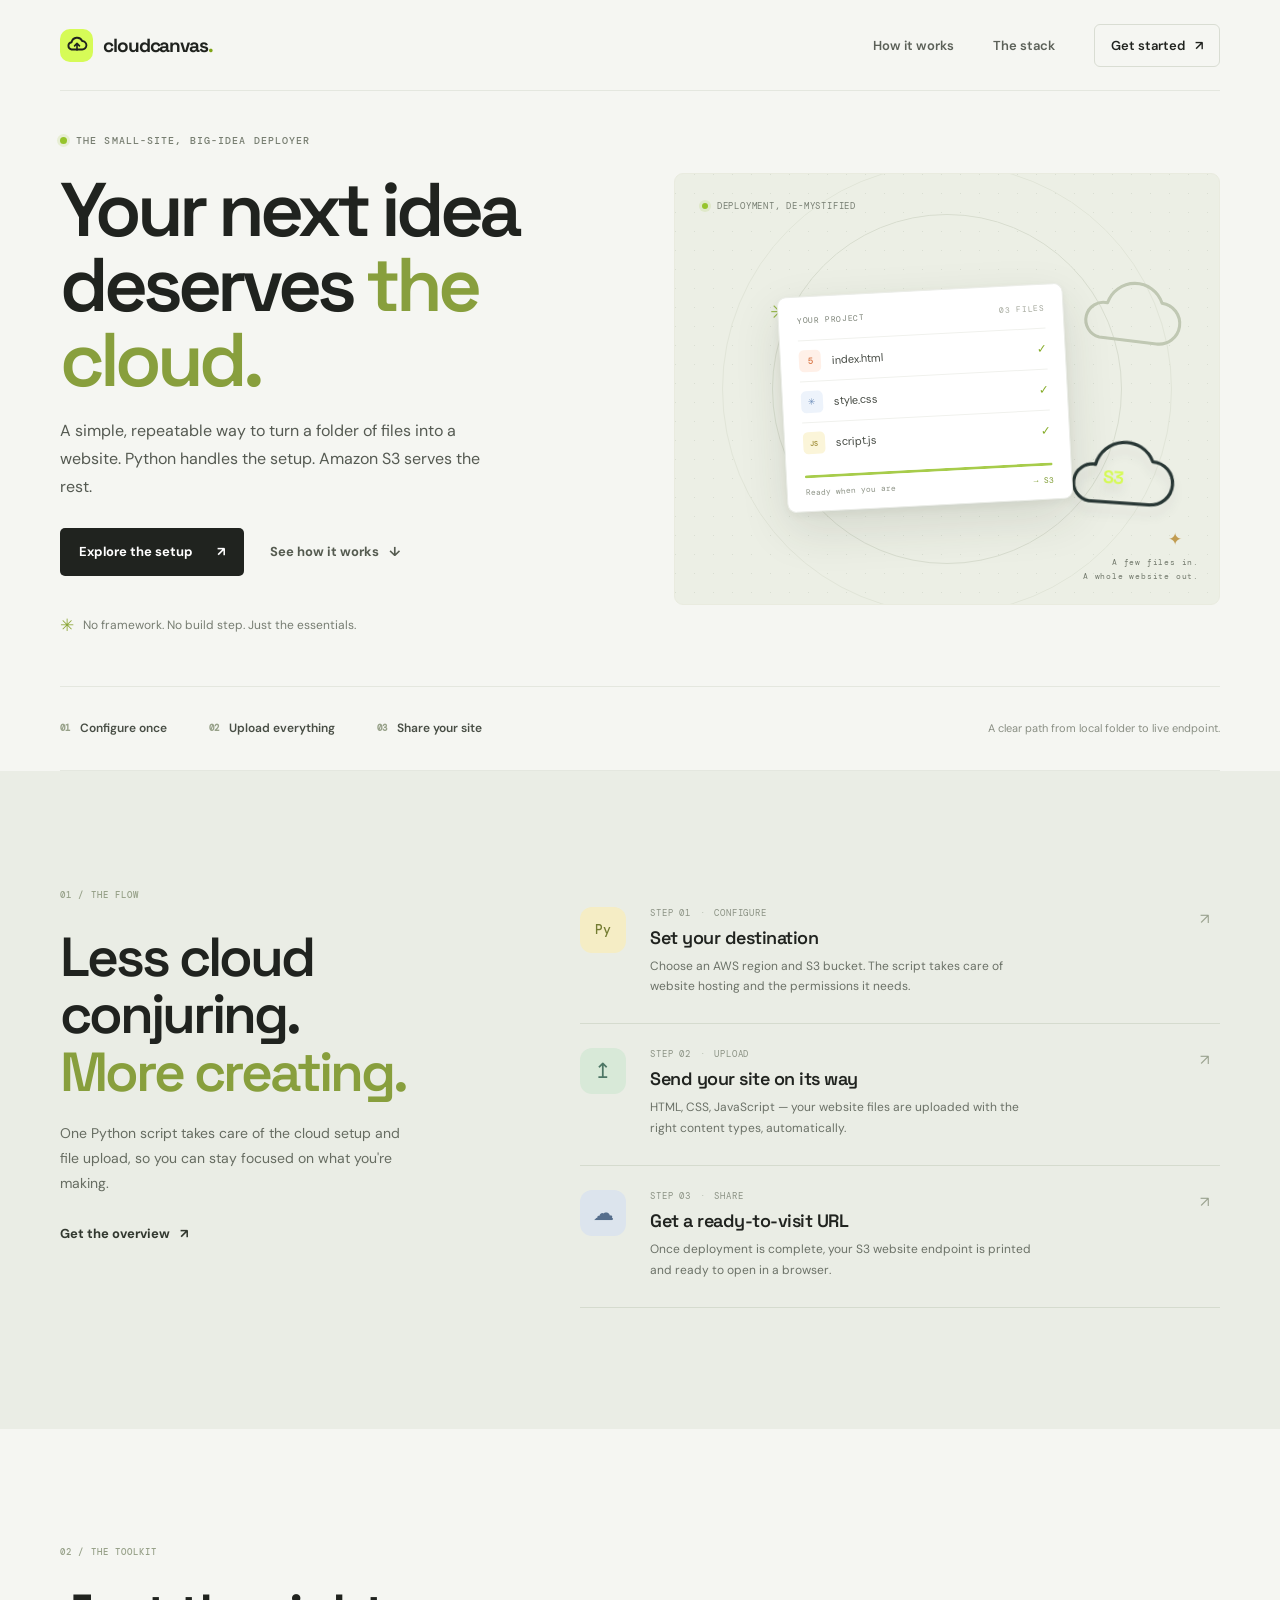
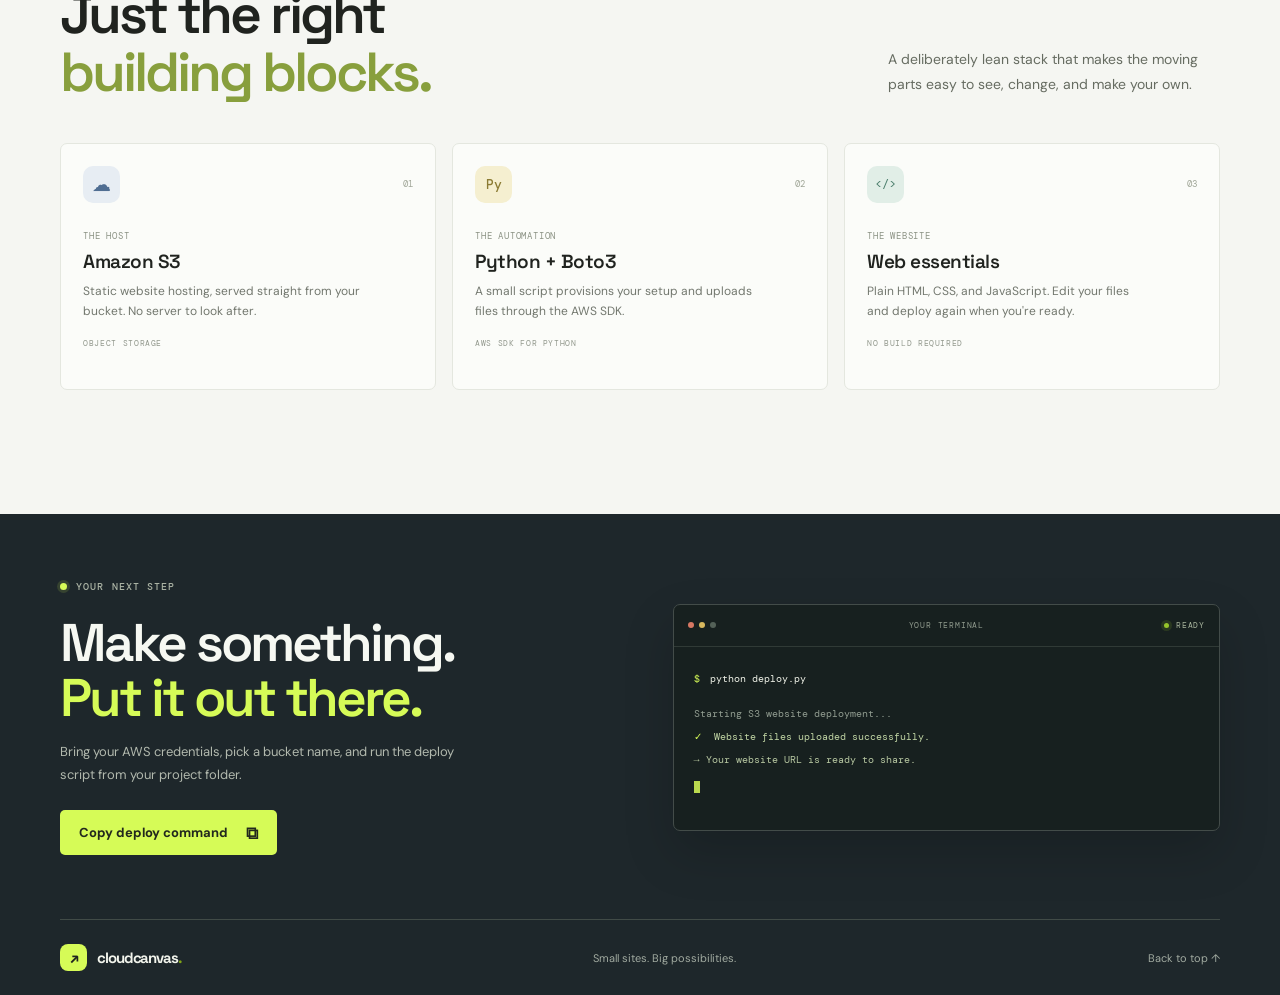
<file: website/index.html>
<!DOCTYPE html>
<html lang="en">
<head>
    <meta charset="UTF-8">
    <meta name="viewport" content="width=device-width, initial-scale=1">
    <meta name="theme-color" content="#f5f6f2">
    <meta name="description" content="A lightweight, automated static website deployment to Amazon S3 with Python and Boto3.">
    <title>CloudCanvas — Static sites, simply shipped</title>
    <link rel="preconnect" href="https://fonts.googleapis.com">
    <link rel="preconnect" href="https://fonts.gstatic.com" crossorigin>
    <link href="https://fonts.googleapis.com/css2?family=DM+Mono:wght@400;500&family=DM+Sans:wght@400;500;600;700&family=Space+Grotesk:wght@400;500;600;700&display=swap" rel="stylesheet">
    <link rel="stylesheet" href="style.css">
</head>
<body>
    <a class="skip-link" href="#main">Skip to content</a>

    <header class="site-header">
        <a class="brand" href="#" aria-label="CloudCanvas home">
            <span class="brand-mark" aria-hidden="true">
                <svg viewBox="0 0 32 32" fill="none"><path d="M9.2 21.5h13.1a5.2 5.2 0 0 0 .2-10.4 7 7 0 0 0-13.2 1.5 4.5 4.5 0 0 0-.1 8.9Z" stroke="currentColor" stroke-width="2.3" stroke-linecap="round" stroke-linejoin="round"/><path d="m13 17 3-3 3 3m-3-3v8" stroke="currentColor" stroke-width="2" stroke-linecap="round" stroke-linejoin="round"/></svg>
            </span>
            <span>cloudcanvas<span class="brand-period">.</span></span>
        </a>

        <button class="menu-toggle" type="button" aria-expanded="false" aria-controls="primary-navigation" aria-label="Open navigation">
            <span></span><span></span>
        </button>

        <nav class="primary-nav" id="primary-navigation" aria-label="Primary navigation">
            <a href="#how-it-works">How it works</a>
            <a href="#stack">The stack</a>
            <a class="nav-cta" href="#get-started">Get started <span aria-hidden="true">↗</span></a>
        </nav>
    </header>

    <main id="main">
        <section class="hero page-wrap">
            <div class="hero-copy">
                <div class="eyebrow"><span class="eyebrow-dot"></span> THE SMALL-SITE, BIG-IDEA DEPLOYER</div>
                <h1>Your next idea<br>deserves <span>the cloud.</span></h1>
                <p class="hero-description">A simple, repeatable way to turn a folder of files into a website. Python handles the setup. Amazon S3 serves the rest.</p>
                <div class="hero-actions">
                    <a class="button button-dark" href="#get-started">Explore the setup <span aria-hidden="true">↗</span></a>
                    <a class="text-link" href="#how-it-works">See how it works <span aria-hidden="true">↓</span></a>
                </div>
                <div class="hero-note">
                    <span class="note-icon" aria-hidden="true">✳</span>
                    No framework. No build step. Just the essentials.
                </div>
            </div>

            <div class="hero-visual" aria-label="Illustration of a static website being deployed to Amazon S3">
                <div class="visual-orbit orbit-one"></div>
                <div class="visual-orbit orbit-two"></div>
                <div class="visual-label"><span class="eyebrow-dot"></span> DEPLOYMENT, DE-MYSTIFIED</div>
                <div class="cloud cloud-back" aria-hidden="true">
                    <svg viewBox="0 0 112 76" fill="none"><path d="M28 60h56a20 20 0 0 0 .8-40A28 28 0 0 0 32 26a17 17 0 0 0-4 34Z" stroke="currentColor" stroke-width="3" stroke-linecap="round" stroke-linejoin="round"/></svg>
                </div>
                <div class="deploy-card">
                    <div class="card-topline"><span>YOUR PROJECT</span><span class="file-count">03 FILES</span></div>
                    <div class="file-row"><span class="file-icon html-icon">5</span><span>index.html</span><span class="file-check">✓</span></div>
                    <div class="file-row"><span class="file-icon css-icon">✳</span><span>style.css</span><span class="file-check">✓</span></div>
                    <div class="file-row"><span class="file-icon js-icon">JS</span><span>script.js</span><span class="file-check">✓</span></div>
                    <div class="upload-track"><span></span></div>
                    <div class="upload-caption"><span>Ready when you are</span><span>→ S3</span></div>
                </div>
                <div class="cloud cloud-front" aria-hidden="true">
                    <svg viewBox="0 0 112 76" fill="none"><path d="M28 60h56a20 20 0 0 0 .8-40A28 28 0 0 0 32 26a17 17 0 0 0-4 34Z" stroke="currentColor" stroke-width="3" stroke-linecap="round" stroke-linejoin="round"/></svg>
                    <span>S3</span>
                </div>
                <span class="sparkle sparkle-one" aria-hidden="true">✳</span>
                <span class="sparkle sparkle-two" aria-hidden="true">✦</span>
                <span class="visual-caption">A few files in.<br>A whole website out.</span>
            </div>
        </section>

        <section class="principles page-wrap" aria-label="Project highlights">
            <div class="principle"><span class="principle-number">01</span><span>Configure once</span></div>
            <div class="principle"><span class="principle-number">02</span><span>Upload everything</span></div>
            <div class="principle"><span class="principle-number">03</span><span>Share your site</span></div>
            <div class="principle-aside">A clear path from local folder to live endpoint.</div>
        </section>

        <section class="how-section" id="how-it-works">
            <div class="page-wrap how-layout">
                <div class="section-intro">
                    <div class="eyebrow"><span class="eyebrow-number">01 / THE FLOW</span></div>
                    <h2>Less cloud<br>conjuring.<br><span>More creating.</span></h2>
                    <p>One Python script takes care of the cloud setup and file upload, so you can stay focused on what you're making.</p>
                    <a class="text-link dark-link" href="#get-started">Get the overview <span aria-hidden="true">↗</span></a>
                </div>
                <div class="steps">
                    <article class="step">
                        <div class="step-icon step-python" aria-hidden="true"><span>Py</span></div>
                        <div class="step-content"><div class="step-meta">STEP 01 <span>·</span> CONFIGURE</div><h3>Set your destination</h3><p>Choose an AWS region and S3 bucket. The script takes care of website hosting and the permissions it needs.</p></div>
                        <span class="step-arrow" aria-hidden="true">↗</span>
                    </article>
                    <article class="step">
                        <div class="step-icon step-files" aria-hidden="true"><span>↥</span></div>
                        <div class="step-content"><div class="step-meta">STEP 02 <span>·</span> UPLOAD</div><h3>Send your site on its way</h3><p>HTML, CSS, JavaScript — your website files are uploaded with the right content types, automatically.</p></div>
                        <span class="step-arrow" aria-hidden="true">↗</span>
                    </article>
                    <article class="step">
                        <div class="step-icon step-cloud" aria-hidden="true"><span>☁</span></div>
                        <div class="step-content"><div class="step-meta">STEP 03 <span>·</span> SHARE</div><h3>Get a ready-to-visit URL</h3><p>Once deployment is complete, your S3 website endpoint is printed and ready to open in a browser.</p></div>
                        <span class="step-arrow" aria-hidden="true">↗</span>
                    </article>
                </div>
            </div>
        </section>

        <section class="stack-section page-wrap" id="stack">
            <div class="stack-heading">
                <div>
                    <div class="eyebrow"><span class="eyebrow-number">02 / THE TOOLKIT</span></div>
                    <h2>Just the right<br><span>building blocks.</span></h2>
                </div>
                <p>A deliberately lean stack that makes the moving parts easy to see, change, and make your own.</p>
            </div>
            <div class="stack-grid">
                <article class="stack-card stack-s3">
                    <div class="stack-card-top"><span class="stack-symbol">☁</span><span class="stack-index">01</span></div>
                    <div class="stack-label">THE HOST</div>
                    <h3>Amazon S3</h3>
                    <p>Static website hosting, served straight from your bucket. No server to look after.</p>
                    <div class="stack-tag">OBJECT STORAGE</div>
                </article>
                <article class="stack-card stack-python">
                    <div class="stack-card-top"><span class="python-symbol">Py</span><span class="stack-index">02</span></div>
                    <div class="stack-label">THE AUTOMATION</div>
                    <h3>Python + Boto3</h3>
                    <p>A small script provisions your setup and uploads files through the AWS SDK.</p>
                    <div class="stack-tag">AWS SDK FOR PYTHON</div>
                </article>
                <article class="stack-card stack-web">
                    <div class="stack-card-top"><span class="web-symbol">&lt;/&gt;</span><span class="stack-index">03</span></div>
                    <div class="stack-label">THE WEBSITE</div>
                    <h3>Web essentials</h3>
                    <p>Plain HTML, CSS, and JavaScript. Edit your files and deploy again when you're ready.</p>
                    <div class="stack-tag">NO BUILD REQUIRED</div>
                </article>
            </div>
        </section>

        <section class="get-started" id="get-started">
            <div class="page-wrap start-layout">
                <div class="start-copy">
                    <div class="eyebrow"><span class="eyebrow-dot"></span> YOUR NEXT STEP</div>
                    <h2>Make something.<br><span>Put it out there.</span></h2>
                    <p>Bring your AWS credentials, pick a bucket name, and run the deploy script from your project folder.</p>
                    <div class="start-actions">
                        <button class="button button-lime copy-button" type="button" data-copy="python deploy.py">
                            <span class="copy-label">Copy deploy command</span>
                            <span class="copy-icon" aria-hidden="true">⧉</span>
                        </button>
                        <span class="copy-status" role="status" aria-live="polite"></span>
                    </div>
                </div>
                <div class="terminal" aria-label="Example deployment command">
                    <div class="terminal-bar"><span class="terminal-dots"><i></i><i></i><i></i></span><span>YOUR TERMINAL</span><span class="terminal-ready"><i></i> READY</span></div>
                    <div class="terminal-body">
                        <div class="terminal-line"><span class="terminal-prompt">$</span><span>python deploy.py</span></div>
                        <div class="terminal-output">Starting S3 website deployment...</div>
                        <div class="terminal-output terminal-success"><span>✓</span> Website files uploaded successfully.</div>
                        <div class="terminal-output terminal-url">→ Your website URL is ready to share.</div>
                        <div class="terminal-cursor" aria-hidden="true"></div>
                    </div>
                </div>
            </div>
            <div class="footer-bar page-wrap">
                <a class="brand footer-brand" href="#" aria-label="CloudCanvas home"><span class="brand-mark" aria-hidden="true">↗</span><span>cloudcanvas<span class="brand-period">.</span></span></a>
                <span>Small sites. Big possibilities.</span>
                <a class="back-top" href="#main">Back to top ↑</a>
            </div>
        </section>
    </main>

    <script src="script.js"></script>
</body>
</html>
</file>
<file: website/style.css>
:root {
    color-scheme: light;
    --ink: #20231f;
    --ink-soft: #555a52;
    --muted: #868b81;
    --paper: #f5f6f2;
    --white: #fff;
    --line: #e4e7df;
    --lime: #d6fb57;
    --lime-dark: #b4dc32;
    --navy: #1e272b;
    --mono: "DM Mono", "Courier New", monospace;
    --sans: "DM Sans", Arial, sans-serif;
    --display: "Space Grotesk", "DM Sans", sans-serif;
}

* {
    box-sizing: border-box;
}

html {
    scroll-behavior: smooth;
    scroll-padding-top: 96px;
}

body {
    margin: 0;
    color: var(--ink);
    background: var(--paper);
    font-family: var(--sans);
    -webkit-font-smoothing: antialiased;
}

button,
a {
    font: inherit;
}

a {
    color: inherit;
    text-decoration: none;
}

button:focus-visible,
a:focus-visible {
    outline: 3px solid #7aa21a;
    outline-offset: 4px;
}

.skip-link {
    position: absolute;
    z-index: 10;
    top: 10px;
    left: 10px;
    padding: 12px 16px;
    transform: translateY(-150%);
    color: var(--white);
    background: var(--ink);
}

.skip-link:focus {
    transform: translateY(0);
}

.page-wrap,
.site-header {
    width: min(1160px, calc(100% - 96px));
    margin-inline: auto;
}

.site-header {
    height: 91px;
    display: flex;
    align-items: center;
    justify-content: space-between;
    border-bottom: 1px solid var(--line);
}

.brand {
    display: inline-flex;
    align-items: center;
    gap: 10px;
    font-family: var(--display);
    font-size: 19px;
    font-weight: 700;
    letter-spacing: -1.1px;
}

.brand-mark {
    width: 33px;
    height: 33px;
    display: grid;
    place-items: center;
    border-radius: 10px;
    background: var(--lime);
}

.brand-mark svg {
    width: 26px;
    height: 26px;
}

.brand-period {
    color: #80a516;
}

.primary-nav {
    display: flex;
    align-items: center;
    gap: 39px;
    color: #5b6058;
    font-size: 13px;
    font-weight: 600;
}

.primary-nav > a:not(.nav-cta):hover,
.text-link:hover,
.back-top:hover {
    color: #688416;
}

.nav-cta {
    padding: 12px 16px;
    border: 1px solid #d9ddd3;
    border-radius: 6px;
    color: var(--ink);
    transition: background 160ms ease, border-color 160ms ease;
}

.nav-cta span {
    margin-left: 7px;
}

.nav-cta:hover {
    border-color: var(--lime);
    background: var(--lime);
}

.menu-toggle {
    display: none;
}

.hero {
    min-height: 580px;
    display: grid;
    grid-template-columns: 1.03fr .97fr;
    align-items: center;
    gap: 34px;
    padding-top: 43px;
    padding-bottom: 42px;
}

.hero-copy {
    padding-bottom: 8px;
}

.eyebrow {
    display: flex;
    align-items: center;
    gap: 9px;
    color: #777e71;
    font-family: var(--mono);
    font-size: 10px;
    font-weight: 500;
    letter-spacing: 1.1px;
}

.eyebrow-dot,
.terminal-ready i {
    width: 7px;
    height: 7px;
    display: inline-block;
    border-radius: 50%;
    background: #96c42b;
    box-shadow: 0 0 0 3px rgb(150 196 43 / 15%);
}

h1,
h2,
h3,
p {
    margin-top: 0;
}

.hero h1 {
    margin: 25px 0 19px;
    font-family: var(--display);
    font-size: clamp(50px, 6.15vw, 76px);
    font-weight: 600;
    letter-spacing: -5px;
    line-height: .99;
}

.hero h1 span,
.section-intro h2 span,
.stack-heading h2 span,
.start-copy h2 span {
    color: #889f3d;
}

.hero-description {
    max-width: 425px;
    margin-bottom: 27px;
    color: var(--ink-soft);
    font-size: 16px;
    line-height: 1.75;
}

.hero-actions,
.start-actions {
    display: flex;
    align-items: center;
    gap: 26px;
}

.button {
    min-height: 48px;
    display: inline-flex;
    align-items: center;
    justify-content: center;
    gap: 24px;
    padding: 0 19px;
    border: 0;
    border-radius: 5px;
    font-size: 13px;
    font-weight: 700;
    cursor: pointer;
    transition: background 160ms ease, transform 160ms ease;
}

.button:hover {
    transform: translateY(-2px);
}

.button-dark {
    color: var(--white);
    background: var(--ink);
}

.button-dark:hover {
    background: #354139;
}

.text-link {
    color: #555b50;
    font-size: 13px;
    font-weight: 700;
    transition: color 160ms ease;
}

.text-link span {
    margin-left: 7px;
}

.hero-note {
    display: flex;
    align-items: center;
    gap: 9px;
    margin-top: 38px;
    color: #777d72;
    font-size: 12px;
}

.note-icon {
    color: #8ca638;
    font-size: 17px;
}

.hero-visual {
    position: relative;
    min-height: 432px;
    display: grid;
    place-items: center;
    overflow: hidden;
    border: 1px solid #e9ebdf;
    border-radius: 9px;
    background: #ecefe5;
    isolation: isolate;
}

.hero-visual::before {
    position: absolute;
    z-index: -1;
    inset: 0;
    background-image: radial-gradient(#c8cec0 0.8px, transparent 0.8px);
    background-position: 10px 10px;
    background-size: 19px 19px;
    content: "";
    opacity: .52;
}

.visual-orbit {
    position: absolute;
    z-index: -1;
    width: 350px;
    height: 350px;
    border: 1px solid #d8ddcf;
    border-radius: 50%;
}

.orbit-two {
    width: 450px;
    height: 450px;
    border-color: #e1e5d8;
}

.visual-label,
.visual-caption {
    position: absolute;
    font-family: var(--mono);
    font-size: 9px;
    letter-spacing: .8px;
}

.visual-label {
    top: 26px;
    left: 27px;
    display: flex;
    align-items: center;
    gap: 9px;
    color: #777e72;
}

.visual-label .eyebrow-dot {
    width: 6px;
    height: 6px;
}

.deploy-card {
    position: relative;
    z-index: 1;
    width: min(286px, 66%);
    margin: 19px 0 0 -44px;
    padding: 18px 18px 14px;
    border: 1px solid #ebede8;
    border-radius: 9px;
    background: #fff;
    box-shadow: 0 18px 48px rgb(38 47 34 / 12%), 0 3px 8px rgb(38 47 34 / 5%);
    transform: rotate(-3deg);
}

.card-topline,
.file-row,
.upload-caption {
    display: flex;
    align-items: center;
    justify-content: space-between;
}

.card-topline {
    margin-bottom: 15px;
    color: #777e72;
    font-family: var(--mono);
    font-size: 8px;
    letter-spacing: .65px;
}

.file-count {
    color: #a0a498;
}

.file-row {
    justify-content: flex-start;
    gap: 11px;
    padding: 9px 0;
    border-top: 1px solid #f0f1ed;
    color: #454a43;
    font-size: 11px;
}

.file-icon {
    width: 22px;
    height: 22px;
    display: grid;
    place-items: center;
    border-radius: 5px;
    font-family: var(--mono);
    font-size: 9px;
    font-weight: 500;
}

.html-icon {
    color: #d87443;
    background: #fff0e8;
}

.css-icon {
    color: #7090bb;
    background: #edf3fb;
}

.js-icon {
    color: #9a872d;
    background: #fbf5d9;
    font-size: 7px;
}

.file-check {
    margin-left: auto;
    color: #87ad2b;
    font-size: 12px;
}

.upload-track {
    height: 3px;
    overflow: hidden;
    margin-top: 12px;
    border-radius: 3px;
    background: #ecefe6;
}

.upload-track span {
    width: 100%;
    height: 100%;
    display: block;
    background: #a7cc4b;
}

.upload-caption {
    margin-top: 9px;
    color: #8d9386;
    font-family: var(--mono);
    font-size: 8px;
}

.upload-caption span:last-child {
    color: #789728;
}

.cloud {
    position: absolute;
    color: #303b3b;
}

.cloud svg {
    display: block;
    width: 100%;
}

.cloud-back {
    top: 105px;
    right: 31px;
    width: 115px;
    color: #c0c8b3;
    transform: rotate(7deg);
}

.cloud-front {
    right: 38px;
    bottom: 84px;
    width: 121px;
    color: #283735;
    filter: drop-shadow(0 9px 5px rgb(28 39 36 / 10%));
    transform: rotate(4deg);
}

.cloud-front span {
    position: absolute;
    top: 28px;
    left: 43px;
    color: var(--lime);
    font-family: var(--display);
    font-size: 18px;
    font-weight: 700;
    letter-spacing: -1px;
}

.sparkle {
    position: absolute;
    color: #96b647;
}

.sparkle-one {
    top: 123px;
    left: 95px;
    font-size: 23px;
}

.sparkle-two {
    right: 37px;
    bottom: 54px;
    color: #c19c51;
    font-size: 17px;
}

.visual-caption {
    right: 20px;
    bottom: 21px;
    color: #737a6d;
    font-size: 8px;
    line-height: 1.75;
    text-align: right;
}

.principles {
    min-height: 85px;
    display: flex;
    align-items: center;
    gap: 42px;
    border-top: 1px solid var(--line);
    border-bottom: 1px solid var(--line);
}

.principle {
    display: flex;
    align-items: center;
    gap: 10px;
    color: #484e45;
    font-size: 12px;
    font-weight: 600;
}

.principle-number,
.eyebrow-number {
    color: #97a189;
    font-family: var(--mono);
    font-size: 9px;
}

.principle-aside {
    margin-left: auto;
    color: #8a8f84;
    font-size: 11px;
}

.how-section {
    padding: 118px 0 121px;
    background: #eaede5;
}

.how-layout {
    display: grid;
    grid-template-columns: .8fr 1.2fr;
    gap: 94px;
}

.section-intro h2,
.stack-heading h2,
.start-copy h2 {
    margin: 28px 0 19px;
    font-family: var(--display);
    font-size: clamp(39px, 4.6vw, 55px);
    font-weight: 600;
    letter-spacing: -3px;
    line-height: 1.05;
}

.section-intro p,
.stack-heading > p {
    max-width: 340px;
    margin-bottom: 25px;
    color: #666c61;
    font-size: 14px;
    line-height: 1.8;
}

.dark-link {
    color: #32382f;
}

.steps {
    padding-top: 5px;
}

.step {
    position: relative;
    display: grid;
    grid-template-columns: 50px 1fr 20px;
    gap: 20px;
    padding: 24px 0 27px;
    border-bottom: 1px solid #d5dbce;
}

.step:first-child {
    padding-top: 13px;
}

.step-icon {
    width: 46px;
    height: 46px;
    display: grid;
    place-items: center;
    border-radius: 12px;
}

.step-python {
    color: #747c32;
    background: #f5edc5;
    font-family: var(--mono);
    font-size: 13px;
    font-weight: 500;
}

.step-files {
    color: #4d7665;
    background: #d8e9d8;
    font-size: 21px;
}

.step-cloud {
    color: #566e8c;
    background: #dce4ed;
    font-size: 21px;
}

.step-meta,
.stack-label {
    color: #8b9284;
    font-family: var(--mono);
    font-size: 9px;
    letter-spacing: .8px;
}

.step-meta span {
    padding: 0 3px;
    color: #b0b6a9;
}

.step h3 {
    margin: 7px 0 7px;
    font-family: var(--display);
    font-size: 18px;
    font-weight: 600;
    letter-spacing: -.5px;
}

.step p {
    max-width: 395px;
    margin-bottom: 0;
    color: #6b7167;
    font-size: 12px;
    line-height: 1.7;
}

.step-arrow {
    padding-top: 2px;
    color: #9aa28f;
    font-size: 15px;
}

.stack-section {
    padding-top: 117px;
    padding-bottom: 124px;
}

.stack-heading {
    display: flex;
    align-items: flex-end;
    justify-content: space-between;
    margin-bottom: 41px;
}

.stack-heading h2 {
    margin-bottom: 0;
}

.stack-heading > p {
    max-width: 326px;
    margin: 0 6px 4px 30px;
}

.stack-grid {
    display: grid;
    grid-template-columns: repeat(3, 1fr);
    gap: 16px;
}

.stack-card {
    min-height: 247px;
    padding: 22px 22px 20px;
    border: 1px solid var(--line);
    border-radius: 7px;
    background: #fbfcf9;
    transition: transform 180ms ease, box-shadow 180ms ease;
}

.stack-card:hover {
    transform: translateY(-4px);
    box-shadow: 0 14px 28px rgb(37 48 35 / 7%);
}

.stack-card-top {
    display: flex;
    align-items: center;
    justify-content: space-between;
    margin-bottom: 27px;
}

.stack-symbol,
.python-symbol,
.web-symbol {
    width: 37px;
    height: 37px;
    display: grid;
    place-items: center;
    border-radius: 10px;
}

.stack-symbol {
    color: #506e92;
    background: #e7edf3;
    font-size: 19px;
}

.python-symbol {
    color: #8b7b33;
    background: #f5efd0;
    font-family: var(--mono);
    font-size: 13px;
    font-weight: 500;
}

.web-symbol {
    color: #4b7e6c;
    background: #e1eee7;
    font-family: var(--mono);
    font-size: 12px;
}

.stack-index {
    color: #a0a698;
    font-family: var(--mono);
    font-size: 9px;
}

.stack-card h3 {
    margin: 7px 0 7px;
    font-family: var(--display);
    font-size: 19px;
    font-weight: 600;
    letter-spacing: -.5px;
}

.stack-card p {
    max-width: 285px;
    min-height: 41px;
    margin-bottom: 16px;
    color: #72776e;
    font-size: 12px;
    line-height: 1.7;
}

.stack-tag {
    color: #92988d;
    font-family: var(--mono);
    font-size: 8px;
    letter-spacing: .65px;
}

.get-started {
    color: #f6f8f2;
    background: var(--navy);
}

.start-layout {
    min-height: 378px;
    display: grid;
    grid-template-columns: 1fr 1fr;
    align-items: center;
    gap: 65px;
    padding-top: 66px;
    padding-bottom: 64px;
}

.get-started .eyebrow {
    color: #abb3a4;
}

.get-started .eyebrow-dot {
    background: var(--lime);
    box-shadow: 0 0 0 3px rgb(214 251 87 / 13%);
}

.start-copy h2 {
    margin-top: 22px;
    margin-bottom: 15px;
    font-size: clamp(40px, 4.4vw, 53px);
}

.start-copy h2 span {
    color: var(--lime);
}

.start-copy p {
    max-width: 400px;
    margin-bottom: 24px;
    color: #b2b9ae;
    font-size: 13px;
    line-height: 1.75;
}

.button-lime {
    min-height: 45px;
    gap: 18px;
    color: #22281d;
    background: var(--lime);
}

.button-lime:hover {
    background: #e3ff79;
}

.copy-icon {
    font-size: 17px;
}

.copy-status {
    color: #d6fb57;
    font-size: 12px;
}

.terminal {
    overflow: hidden;
    border: 1px solid #434c49;
    border-radius: 7px;
    background: #17201f;
    box-shadow: 0 22px 50px rgb(0 0 0 / 17%);
}

.terminal-bar {
    height: 42px;
    display: grid;
    grid-template-columns: 1fr auto 1fr;
    align-items: center;
    padding: 0 14px;
    border-bottom: 1px solid #303a36;
    color: #919b8e;
    font-family: var(--mono);
    font-size: 8px;
    letter-spacing: .8px;
}

.terminal-dots {
    display: flex;
    gap: 5px;
}

.terminal-dots i {
    width: 6px;
    height: 6px;
    display: block;
    border-radius: 50%;
    background: #546158;
}

.terminal-dots i:first-child {
    background: #d77863;
}

.terminal-dots i:nth-child(2) {
    background: #d7b85e;
}

.terminal-ready {
    display: flex;
    align-items: center;
    justify-self: end;
    gap: 7px;
    color: #abb79f;
}

.terminal-ready i {
    width: 5px;
    height: 5px;
}

.terminal-body {
    min-height: 183px;
    padding: 23px 20px;
    font-family: var(--mono);
    font-size: 10px;
    line-height: 1.8;
}

.terminal-line {
    display: flex;
    gap: 10px;
    margin-bottom: 17px;
    color: #f1f3e9;
}

.terminal-prompt {
    color: var(--lime);
}

.terminal-output {
    margin: 5px 0;
    color: #929d91;
}

.terminal-success {
    color: #c2d6a5;
}

.terminal-success span {
    margin-right: 6px;
    color: var(--lime);
}

.terminal-url {
    color: #b8c8a2;
}

.terminal-cursor {
    width: 6px;
    height: 12px;
    display: inline-block;
    margin-top: 7px;
    background: #bad94e;
    animation: blink 1.15s steps(2, start) infinite;
}

@keyframes blink {
    to {
        visibility: hidden;
    }
}

.footer-bar {
    min-height: 76px;
    display: flex;
    align-items: center;
    justify-content: space-between;
    border-top: 1px solid #414b47;
}

.footer-brand {
    color: #f3f5ed;
    font-size: 15px;
}

.footer-brand .brand-mark {
    width: 27px;
    height: 27px;
    border-radius: 8px;
    color: var(--ink);
    font-size: 15px;
}

.footer-bar > span,
.back-top {
    color: #a1aaa0;
    font-size: 11px;
}

.back-top {
    transition: color 160ms ease;
}

@media (max-width: 900px) {
    .page-wrap,
    .site-header {
        width: min(100% - 56px, 720px);
    }

    .hero {
        min-height: 520px;
        grid-template-columns: 1fr .9fr;
        gap: 20px;
    }

    .hero h1 {
        font-size: clamp(47px, 7vw, 63px);
        letter-spacing: -3.8px;
    }

    .hero-visual {
        min-height: 380px;
    }

    .cloud-front {
        right: 16px;
    }

    .cloud-back {
        right: 15px;
    }

    .principles {
        gap: 22px;
    }

    .principle-aside {
        display: none;
    }

    .how-layout {
        gap: 46px;
    }

    .stack-card {
        padding-inline: 17px;
    }

    .start-layout {
        gap: 35px;
    }
}

@media (max-width: 640px) {
    html {
        scroll-padding-top: 75px;
    }

    .page-wrap,
    .site-header {
        width: calc(100% - 40px);
    }

    .site-header {
        position: relative;
        z-index: 5;
        height: 72px;
    }

    .brand {
        font-size: 18px;
    }

    .menu-toggle {
        width: 42px;
        height: 42px;
        display: flex;
        flex-direction: column;
        align-items: center;
        justify-content: center;
        gap: 6px;
        border: 1px solid var(--line);
        border-radius: 6px;
        background: transparent;
        cursor: pointer;
    }

    .menu-toggle span {
        width: 17px;
        height: 1.5px;
        display: block;
        background: var(--ink);
        transition: transform 160ms ease;
    }

    .menu-toggle[aria-expanded="true"] span:first-child {
        transform: translateY(3.75px) rotate(45deg);
    }

    .menu-toggle[aria-expanded="true"] span:last-child {
        transform: translateY(-3.75px) rotate(-45deg);
    }

    .primary-nav {
        position: absolute;
        top: calc(100% + 1px);
        right: 0;
        left: 0;
        display: none;
        align-items: stretch;
        gap: 0;
        padding: 8px 16px 16px;
        border: 1px solid var(--line);
        border-top: 0;
        border-radius: 0 0 8px 8px;
        background: var(--paper);
        box-shadow: 0 15px 24px rgb(31 38 29 / 8%);
    }

    .primary-nav.is-open {
        display: flex;
        flex-direction: column;
    }

    .primary-nav > a:not(.nav-cta) {
        padding: 14px 3px;
        border-bottom: 1px solid var(--line);
    }

    .nav-cta {
        margin-top: 12px;
        text-align: center;
    }

    .hero {
        grid-template-columns: 1fr;
        gap: 29px;
        padding-top: 61px;
        padding-bottom: 31px;
    }

    .hero h1 {
        margin-top: 22px;
        font-size: clamp(50px, 13vw, 68px);
        letter-spacing: -4px;
    }

    .hero-description {
        max-width: 460px;
        font-size: 15px;
    }

    .hero-note {
        margin-top: 26px;
    }

    .hero-visual {
        min-height: 358px;
    }

    .deploy-card {
        width: 61%;
        min-width: 213px;
        margin-left: -55px;
    }

    .cloud-front {
        right: 20px;
        bottom: 69px;
        width: 105px;
    }

    .cloud-front span {
        top: 23px;
        left: 38px;
        font-size: 16px;
    }

    .cloud-back {
        top: 99px;
        right: 24px;
        width: 91px;
    }

    .visual-label {
        top: 20px;
        left: 18px;
        font-size: 8px;
    }

    .visual-caption {
        right: 15px;
        bottom: 15px;
    }

    .principles {
        min-height: auto;
        display: grid;
        grid-template-columns: 1fr 1fr;
        gap: 18px 12px;
        padding: 20px 0;
    }

    .principle {
        gap: 8px;
        font-size: 11px;
    }

    .how-section {
        padding: 77px 0 78px;
    }

    .how-layout {
        grid-template-columns: 1fr;
        gap: 36px;
    }

    .section-intro h2,
    .stack-heading h2 {
        margin-top: 22px;
        font-size: 47px;
        letter-spacing: -2.7px;
    }

    .section-intro p {
        max-width: 430px;
    }

    .step {
        grid-template-columns: 42px 1fr 15px;
        gap: 14px;
        padding: 20px 0 23px;
    }

    .step-icon {
        width: 40px;
        height: 40px;
        border-radius: 10px;
    }

    .step h3 {
        font-size: 16px;
    }

    .step p {
        font-size: 11px;
    }

    .stack-section {
        padding-top: 77px;
        padding-bottom: 80px;
    }

    .stack-heading {
        display: block;
        margin-bottom: 28px;
    }

    .stack-heading > p {
        margin: 17px 0 0;
    }

    .stack-grid {
        grid-template-columns: 1fr;
        gap: 11px;
    }

    .stack-card {
        min-height: 218px;
        padding: 19px;
    }

    .stack-card-top {
        margin-bottom: 20px;
    }

    .stack-card p {
        min-height: 0;
        max-width: 360px;
    }

    .start-layout {
        min-height: auto;
        grid-template-columns: 1fr;
        gap: 34px;
        padding-top: 76px;
        padding-bottom: 57px;
    }

    .start-copy h2 {
        font-size: 46px;
        letter-spacing: -2.8px;
    }

    .terminal-body {
        padding-inline: 15px;
        font-size: 9px;
    }

    .footer-bar {
        min-height: 72px;
    }

    .footer-bar > span {
        display: none;
    }
}

@media (prefers-reduced-motion: reduce) {
    *,
    *::before,
    *::after {
        scroll-behavior: auto !important;
        animation-duration: .01ms !important;
        animation-iteration-count: 1 !important;
        transition-duration: .01ms !important;
    }
}
</file>
